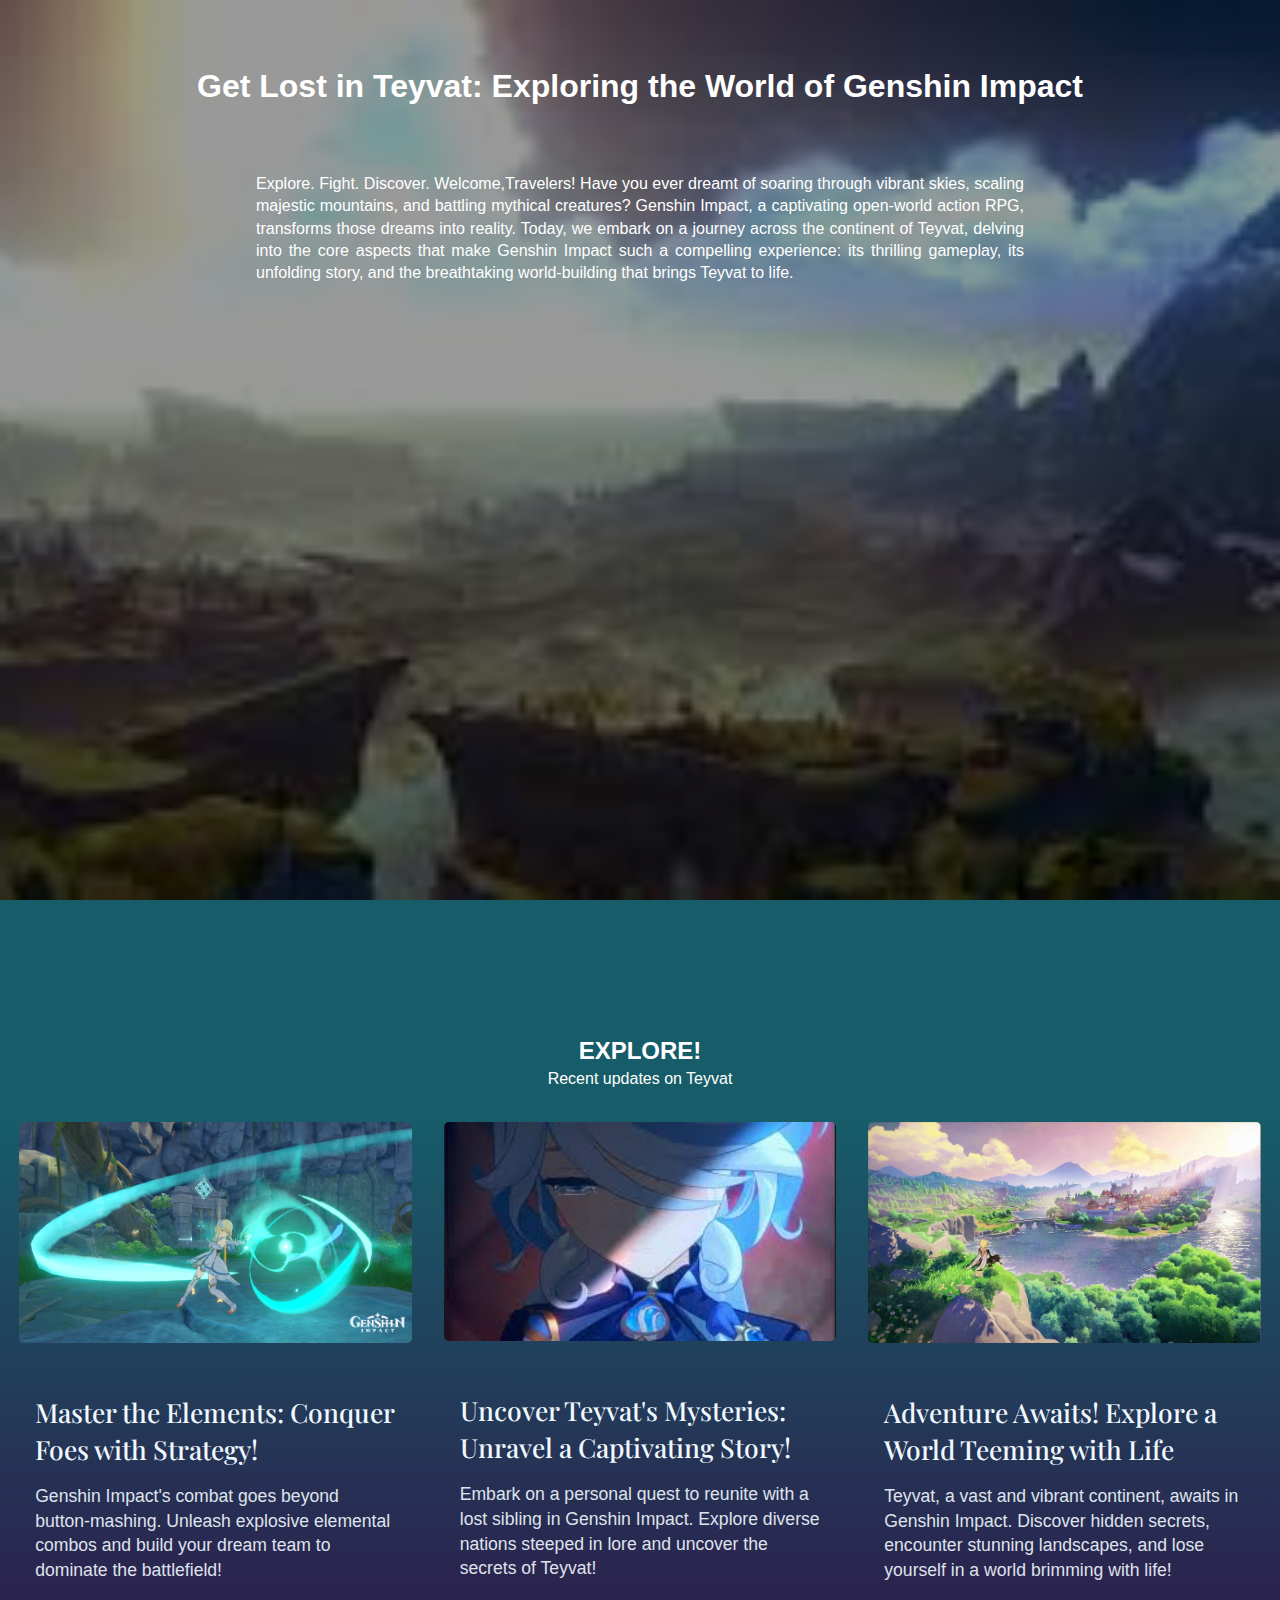
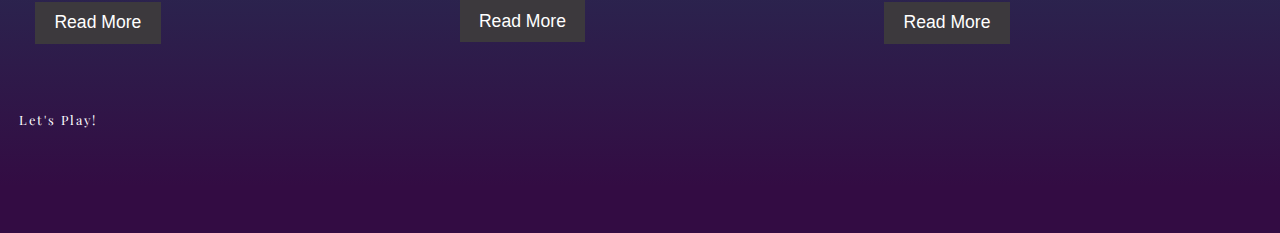
<file: blog.html>
<!DOCTYPE html>
<html>
  <head>
    <meta charset="utf-8">
    <meta http-equiv="X-UA-Compatible" content="IE=edge">
    <title>Genshin Impact</title>
    <meta name="viewport" content="width=device-width, initial-scale=1">
    
    <link rel="stylesheet" href="https://cdnjs.cloudflare.com/ajax/libs/font-awesome/5.15.1/css/all.min.css" integrity="sha512-+4zCK9k+qNFUR5X+cKL9EIR+ZOhtIloNl9GIKS57V1MyNsYpYcUrUeQc9vNfzsWfV28IaLL3i96P9sdNyeRssA==" crossorigin="anonymous" />
    <link rel="stylesheet" href="blog.css">
  </head>
  <body>

    
    <header>
     <h1 class="title">Get Lost in Teyvat: Exploring the World of Genshin Impact</h1>
     <p class="words"> Explore. Fight. Discover.
Welcome,Travelers! Have you ever dreamt of soaring through vibrant skies, scaling majestic mountains, and battling mythical creatures? Genshin Impact, a captivating open-world action RPG, transforms those dreams into reality. Today, we embark on a journey across the continent of Teyvat, delving into the core aspects that make Genshin Impact such a compelling experience: its thrilling gameplay, its unfolding story, and the breathtaking world-building that brings Teyvat to life.</p>
    </header>
    
    <section class = "blog" id = "blog">
      <div class = "container">
        <div class = "title">
          <h2>EXPLORE!</h2>
          <p>Recent updates on Teyvat</p>
        </div>
        <div class = "blog-content">
         
          <div class = "blog-item">
            <div class = "blog-img">
              <img src = "IMG/elementanemo.png" alt = "">
            </div>
            <div class = "blog-text">
              <h2> Master the Elements: Conquer Foes with Strategy!</h2>
              <p>Genshin Impact's combat goes beyond button-mashing. Unleash explosive elemental combos and build your dream team to dominate the battlefield! </p>
              <a target="_blank" href ="blogPage.html#Genshin_elements">Read More</a>
            </div>
          </div>
          
          <div class = "blog-item">
            <div class = "blog-img">
              <img src = "IMG/furinababy.jpg" alt = "">
            </div>
            <div class = "blog-text">
              <h2>Uncover Teyvat's Mysteries: Unravel a Captivating Story!</h2>
              <p>Embark on a personal quest to reunite with a lost sibling in Genshin Impact. Explore diverse nations steeped in lore and uncover the secrets of Teyvat!</p>
              <a  target="_blank" href ="blogPage.html#Genshin_story">Read More</a>
            </div>
          </div>
          
          <div class = "blog-item">
            <div class = "blog-img">
              <img src = "IMG/genshinmap.jpg" alt = "">
            </div>
            <div class = "blog-text">

              <h2>Adventure Awaits! Explore a World Teeming with Life</h2>
              <p>Teyvat, a vast and vibrant continent, awaits in Genshin Impact. Discover hidden secrets, encounter stunning landscapes, and lose yourself in a world brimming with life!</p>
              <a target="_blank" href = "blogPage.html#Genshin_world">Read More</a>
            </div>
          </div>
          
          
   
    <footer>
      <p class="feets">Let's Play!</p>
    </footer>
    
    
    
  </body>
</html>
</file>
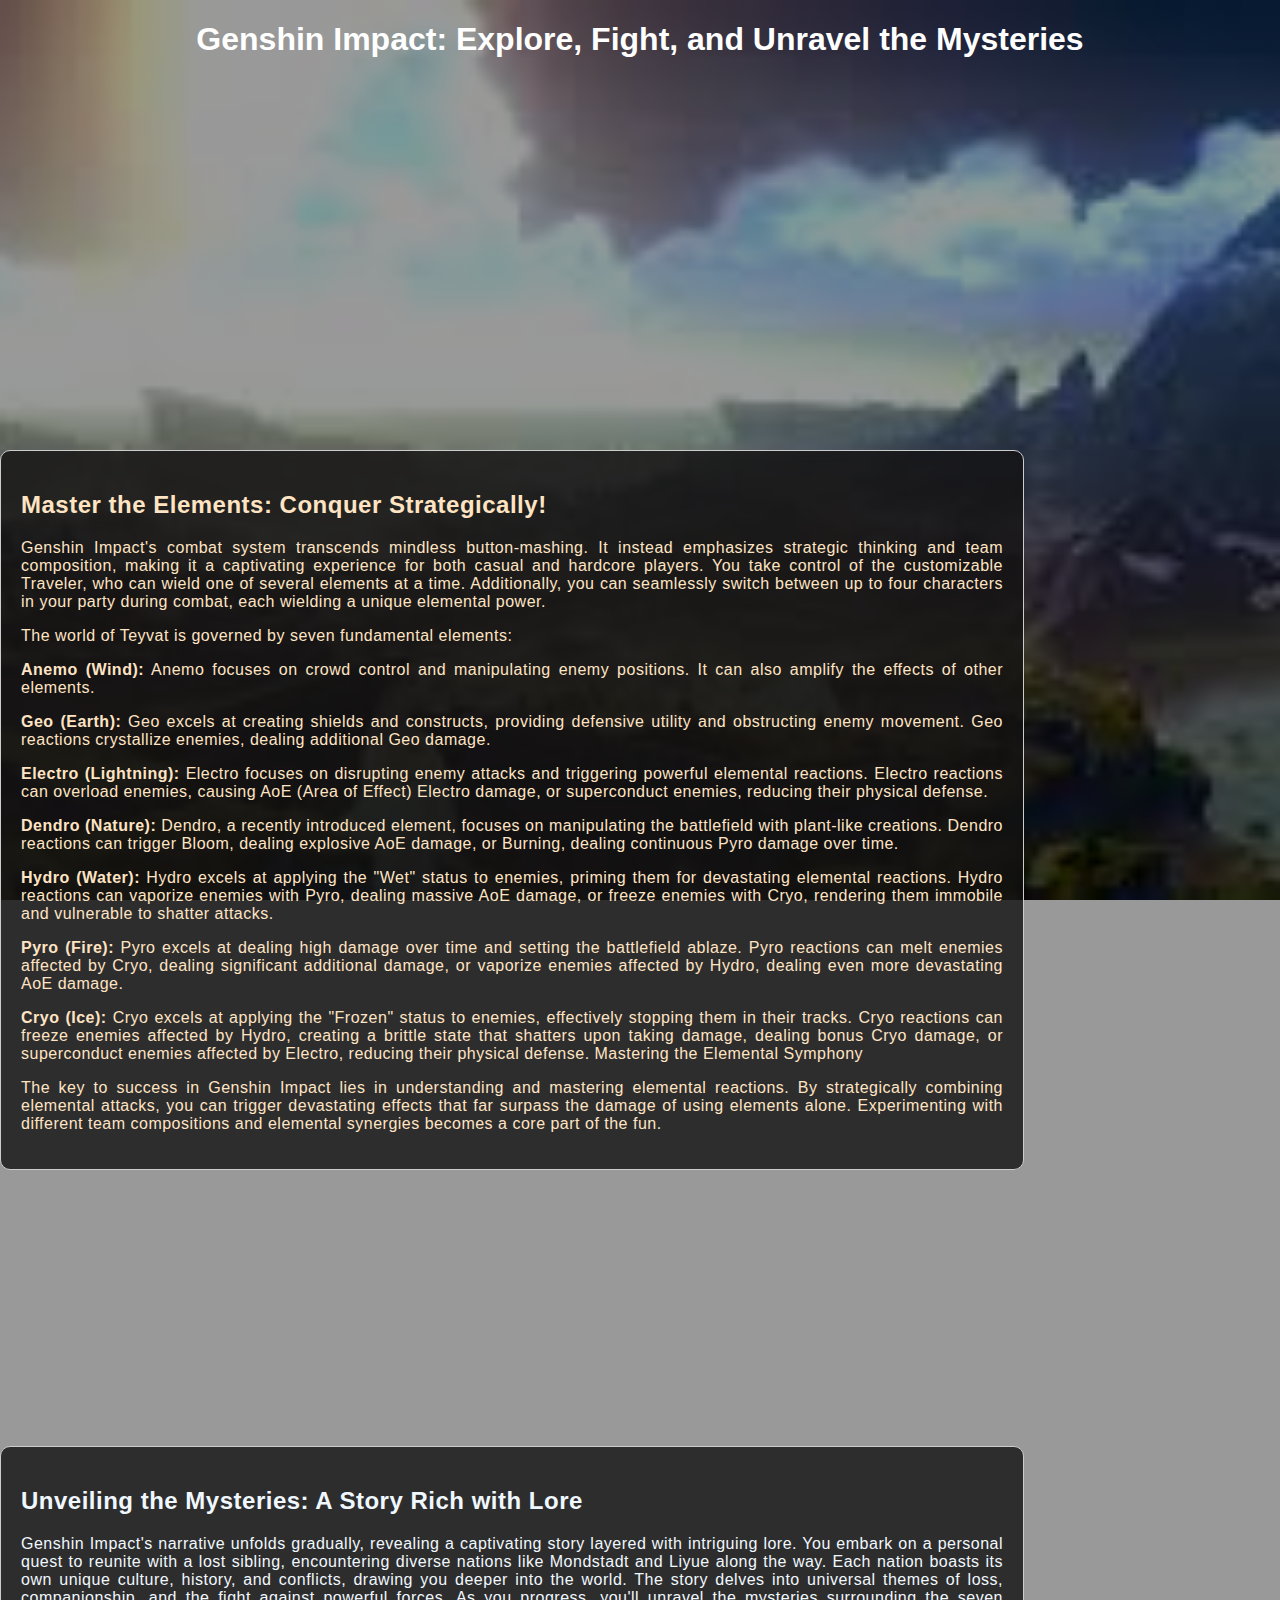
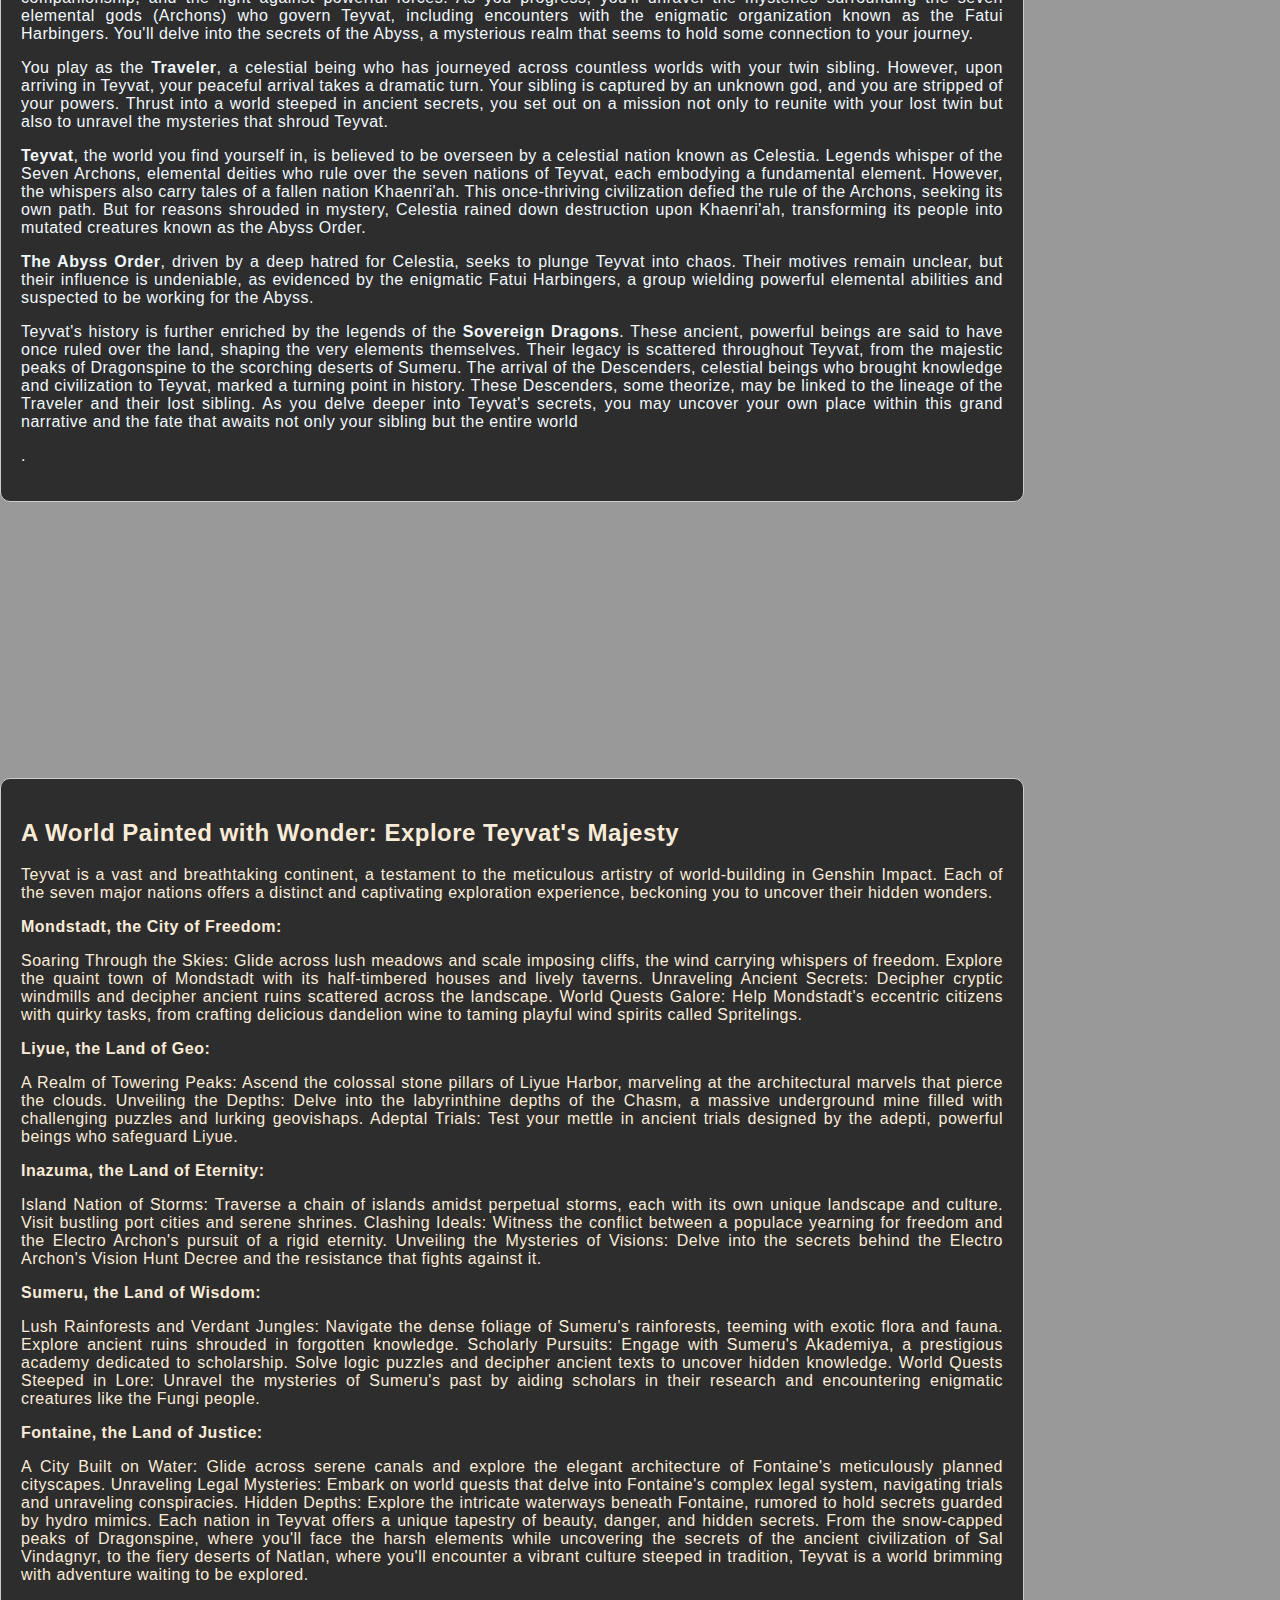
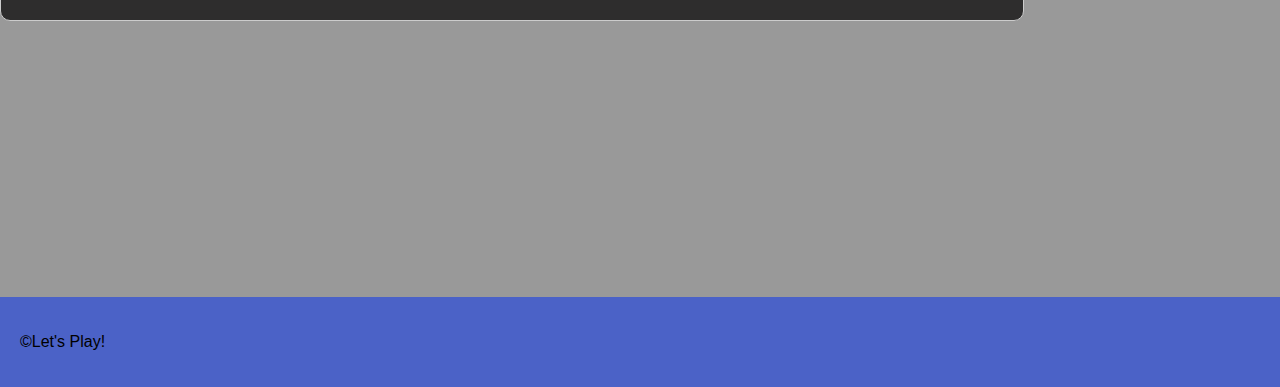
<file: blogPage.html>
<!DOCTYPE html>
<html lang="en">
<head>
    <meta charset="UTF-8">
    <meta name="viewport" content="width=device-width, initial-scale=1.0">
    <title>Genshin Impact - A World of Adventure</title>
    <link rel="stylesheet" href="blogPage.css">
</head>
<body>
    <header>
        <h1>Genshin Impact: Explore, Fight, and Unravel the Mysteries</h1>
    </header>

    <main>
        <section class="aspect1">
            <div id="Genshin_elements"  class="box1" ><h2 >Master the Elements: Conquer Strategically!</h2>
                <p>
                    <p>Genshin Impact's combat system transcends mindless button-mashing. It instead emphasizes strategic thinking and team composition, making it a captivating experience for both casual and hardcore players. You take control of the customizable Traveler, who can wield one of several elements at a time. Additionally, you can seamlessly switch between up to four characters in your party during combat, each wielding a unique elemental power.
                    </p>
                    <p>The world of Teyvat is governed by seven fundamental elements:</p>
                    
                    <b>Anemo (Wind):</b> Anemo focuses on crowd control and manipulating enemy positions. It can also amplify the effects of other elements.
                    <p><b>Geo (Earth):</b> Geo excels at creating shields and constructs, providing defensive utility and obstructing enemy movement. Geo reactions crystallize enemies, dealing additional Geo damage.</p>
                    <p><b>Electro (Lightning):</b> Electro focuses on disrupting enemy attacks and triggering powerful elemental reactions. Electro reactions can overload enemies, causing AoE (Area of Effect) Electro damage, or superconduct enemies, reducing their physical defense.</p>
                    <p><b>Dendro (Nature):</b> Dendro, a recently introduced element, focuses on manipulating the battlefield with plant-like creations. Dendro reactions can trigger Bloom, dealing explosive AoE damage, or Burning, dealing continuous Pyro damage over time.</p>
                    <p><b>Hydro (Water):</b> Hydro excels at applying the "Wet" status to enemies, priming them for devastating elemental reactions. Hydro reactions can vaporize enemies with Pyro, dealing massive AoE damage, or freeze enemies with Cryo, rendering them immobile and vulnerable to shatter attacks.</p>
                    <p><b>Pyro (Fire):</b> Pyro excels at dealing high damage over time and setting the battlefield ablaze. Pyro reactions can melt enemies affected by Cryo, dealing significant additional damage, or vaporize enemies affected by Hydro, dealing even more devastating AoE damage.</p>
                    <p><b>Cryo (Ice):</b> Cryo excels at applying the "Frozen" status to enemies, effectively stopping them in their tracks. Cryo reactions can freeze enemies affected by Hydro, creating a brittle state that shatters upon taking damage, dealing bonus Cryo damage, or superconduct enemies affected by Electro, reducing their physical defense.
                        Mastering the Elemental Symphony</p>
                    
                    <p>The key to success in Genshin Impact lies in understanding and mastering elemental reactions. By strategically combining elemental attacks, you can trigger devastating effects that far surpass the damage of using elements alone. Experimenting with different team compositions and elemental synergies becomes a core part of the fun.</p></p></div>
        </section>

        <section  class="aspect2">
            <div  id="Genshin_story" class="box2"><h2 >Unveiling the Mysteries: A Story Rich with Lore</h2>
                <p>Genshin Impact's narrative unfolds gradually, revealing a captivating story layered with intriguing lore. You embark on a personal quest to reunite with a lost sibling, encountering diverse nations like Mondstadt and Liyue along the way. Each nation boasts its own unique culture, history, and conflicts, drawing you deeper into the world. The story delves into universal themes of loss, companionship, and the fight against powerful forces. As you progress, you'll unravel the mysteries surrounding the seven elemental gods (Archons) who govern Teyvat, including encounters with the enigmatic organization known as the Fatui Harbingers. You'll delve into the secrets of the Abyss, a mysterious realm that seems to hold some connection to your journey.
 <p>You play as the <b>Traveler</b>, a celestial being who has journeyed across countless worlds with your twin sibling. However, upon arriving in Teyvat, your peaceful arrival takes a dramatic turn. Your sibling is captured by an unknown god, and you are stripped of your powers. Thrust into a world steeped in ancient secrets, you set out on a mission not only to reunite with your lost twin but also to unravel the mysteries that shroud Teyvat.</p>
<p><b>Teyvat</b>, the world you find yourself in, is believed to be overseen by a celestial nation known as Celestia. Legends whisper of the Seven Archons, elemental deities who rule over the seven nations of Teyvat, each embodying a fundamental element. However, the whispers also carry tales of a fallen nation  Khaenri'ah. This once-thriving civilization defied the rule of the Archons, seeking its own path. But for reasons shrouded in mystery, Celestia rained down destruction upon Khaenri'ah, transforming its people into mutated creatures known as the Abyss Order.</p>

<b>The Abyss Order</b>, driven by a deep hatred for Celestia, seeks to plunge Teyvat into chaos. Their motives remain unclear, but their influence is undeniable, as evidenced by the enigmatic Fatui Harbingers, a group wielding powerful elemental abilities and suspected to be working for the Abyss.
<p>Teyvat's history is further enriched by the legends of the <b>Sovereign Dragons</b>. These ancient, powerful beings are said to have once ruled over the land, shaping the very elements themselves. Their legacy is scattered throughout Teyvat, from the majestic peaks of Dragonspine to the scorching deserts of Sumeru.
    The arrival of the Descenders, celestial beings who brought knowledge and civilization to Teyvat, marked a turning point in history. These Descenders, some theorize, may be linked to the lineage of the Traveler and their lost sibling. As you delve deeper into Teyvat's secrets, you may uncover your own place within this grand narrative and the fate that awaits not only your sibling but the entire world</p>.
                </p></div>
        </section>

        <section  class="aspect3">
            <div id="Genshin_world" class="box3"><h2>A World Painted with Wonder: Explore Teyvat's Majesty</h2>
                <p>Teyvat is a vast and breathtaking continent, a testament to the meticulous artistry of world-building in Genshin Impact. Each of the seven major nations offers a distinct and captivating exploration experience, beckoning you to uncover their hidden wonders.</p>

                   <p> <b>Mondstadt, the City of Freedom:</b></p>
                    
                    Soaring Through the Skies: Glide across lush meadows and scale imposing cliffs, the wind carrying whispers of freedom. Explore the quaint town of Mondstadt with its half-timbered houses and lively taverns.
                    Unraveling Ancient Secrets: Decipher cryptic windmills and decipher ancient ruins scattered across the landscape.
                    World Quests Galore: Help Mondstadt's eccentric citizens with quirky tasks, from crafting delicious dandelion wine to taming playful wind spirits called Spritelings.

                    <p><b>Liyue, the Land of Geo:</b></p>
                    
                    A Realm of Towering Peaks: Ascend the colossal stone pillars of Liyue Harbor, marveling at the architectural marvels that pierce the clouds.
                    Unveiling the Depths: Delve into the labyrinthine depths of the Chasm, a massive underground mine filled with challenging puzzles and lurking geovishaps.
                    Adeptal Trials: Test your mettle in ancient trials designed by the adepti, powerful beings who safeguard Liyue.

                    <p><b>Inazuma, the Land of Eternity:</b></p>

                    Island Nation of Storms: Traverse a chain of islands amidst perpetual storms, each with its own unique landscape and culture. Visit bustling port cities and serene shrines.
Clashing Ideals: Witness the conflict between a populace yearning for freedom and the Electro Archon's pursuit of a rigid eternity.
Unveiling the Mysteries of Visions: Delve into the secrets behind the Electro Archon's Vision Hunt Decree and the resistance that fights against it.

                    <p><b>Sumeru, the Land of Wisdom:</b></p>
                    
                    Lush Rainforests and Verdant Jungles: Navigate the dense foliage of Sumeru's rainforests, teeming with exotic flora and fauna. Explore ancient ruins shrouded in forgotten knowledge.
                    Scholarly Pursuits: Engage with Sumeru's Akademiya, a prestigious academy dedicated to scholarship. Solve logic puzzles and decipher ancient texts to uncover hidden knowledge.
                    World Quests Steeped in Lore: Unravel the mysteries of Sumeru's past by aiding scholars in their research and encountering enigmatic creatures like the Fungi people.

                    <p><b>Fontaine, the Land of Justice:</b></p>
                    
                    A City Built on Water: Glide across serene canals and explore the elegant architecture of Fontaine's meticulously planned cityscapes.
                    Unraveling Legal Mysteries: Embark on world quests that delve into Fontaine's complex legal system, navigating trials and unraveling conspiracies.
                    Hidden Depths: Explore the intricate waterways beneath Fontaine, rumored to hold secrets guarded by hydro mimics.
                    Each nation in Teyvat offers a unique tapestry of beauty, danger, and hidden secrets. From the snow-capped peaks of Dragonspine, where you'll face the harsh elements while uncovering the secrets of the ancient civilization of Sal Vindagnyr, to the fiery deserts of Natlan, where you'll encounter a vibrant culture steeped in tradition, Teyvat is a world brimming with adventure waiting to be explored.</p></div>
        </section>
    </main>

    <footer>
        <p class="feet">&copy;Let's Play!</p>
    </footer>
</body>
</html>
</file>
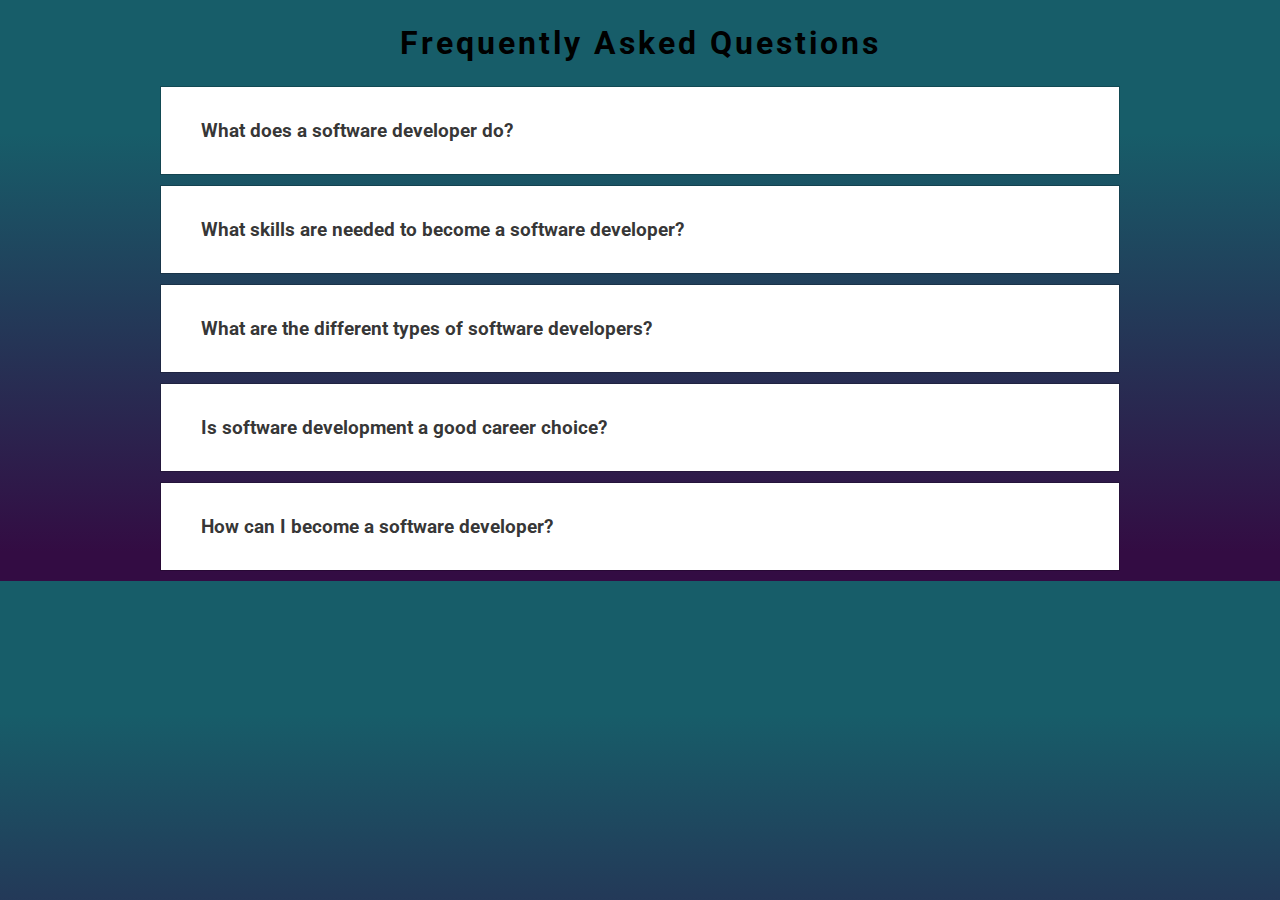
<file: faq.html>
<!DOCTYPE html>
<html lang="en">
  <head>
    <meta charset="UTF-8" />
    <meta http-equiv="X-UA-Compatible" content="IE=edge" />
    <meta name="viewport" content="width=device-width, initial-scale=1.0" />
    <title>Frequently Asked Questions</title>
    <link rel="stylesheet" href="faq.css" />
    <link
      rel="stylesheet"
      href="https://cdnjs.cloudflare.com/ajax/libs/font-awesome/6.2.1/css/all.min.css"
      integrity="sha512-MV7K8+y+gLIBoVD59lQIYicR65iaqukzvf/nwasF0nqhPay5w/9lJmVM2hMDcnK1OnMGCdVK+iQrJ7lzPJQd1w=="
      crossorigin="anonymous"
      referrerpolicy="no-referrer"
    />
  </head>
  <body>
    <div class="wrapper">
      
      <h1>Frequently Asked Questions</h1>

      <div class="faq">
        <button class="accordion">
          What does a software developer do?
          <i class="fa-solid fa-chevron-down"></i>
        </button>
        <div class="pannel">
          <p>
            Software developers are the creative minds behind the applications, websites, and software systems we use every day. They translate ideas and user needs into functional code, ensuring the software runs smoothly and efficiently. <br>Their tasks can involve:
            <ul ><li>Designing, developing, and testing software</li> applications
              <li>Writing, debugging, and maintaining code</li>
              <li>Collaborating with designers, product managers, and other developers</li>
              <li>Staying up-to-date with the latest programming languages and technologies</li></ul>
          </p>
        </div>
      </div>

      <div class="faq">
        <button class="accordion">
          What skills are needed to become a software developer?
          <i class="fa-solid fa-chevron-down"></i>
        </button>
        <div class="pannel">
          <p>
            Software developers need a strong foundation in computer science principles and programming languages. <br>Here are some key skills:
            <br>
            <strong>Technical Skills:</strong> Programming languages (e.g., Python, Java, JavaScript), software development methodologies (e.g., Agile), problem-solving skills, analytical thinking
            <br>
            <strong>Soft Skills:</strong> Communication, teamwork, time management, ability to learn new technologies quickly
          </p>
        </div>
      </div>

      <div class="faq">
        <button class="accordion">
          What are the different types of software developers?
          <i class="fa-solid fa-chevron-down"></i>
        </button>
        <div class="pannel">
          <p>
            There are many specializations within software development, each focusing on a specific area. <br>Some common types include:
<ul>
  <li><b>Front-End Developers:</b> Build the user interface (UI) and user experience (UX) of web applications.</li>
  <li><b>Back-End Developers:</b> Develop the server-side logic and data management of applications.</li>
  <li><b>Mobile Developers:</b> Create applications for smartphones and tablets.</li>
  <li><b>Full-Stack Developers:</b> Possess skills in both front-end and back-end development.</li></ul>
          </p>
        </div>
      </div>

      <div class="faq">
        <button class="accordion">
          Is software development a good career choice?
          <i class="fa-solid fa-chevron-down"></i>
        </button>
        <div class="pannel">
          <p>
            Software development is a rapidly growing field with high demand for skilled professionals. It offers competitive salaries, excellent job opportunities, and the potential to work on innovative projects that impact millions of users.
          </p>
        </div>
      </div>

      <div class="faq">
        <button class="accordion">
          How can I become a software developer?
          <i class="fa-solid fa-chevron-down"></i>
        </button>
        <div class="pannel">
          <p>
            There are several paths to becoming a software developer. <br>Some options include:

            <ul><li>Earning a computer science degree (Bachelor's or Master's)</li>
            <li>Completing a coding bootcamp or online courses</li>
          <li>Self-learning through tutorials and personal projects</li></ul> 
              </p>
        </div>
      </div>
    </div>

    <script>
      var acc = document.getElementsByClassName("accordion");
      var i;

      for (i = 0; i < acc.length; i++) {
        acc[i].addEventListener("click", function () {
          this.classList.toggle("active");
          this.parentElement.classList.toggle("active");

          var pannel = this.nextElementSibling;

          if (pannel.style.display === "block") {
            pannel.style.display = "none";
          } else {
            pannel.style.display = "block";
          }
        });
      }
    </script>
  </body>
</html>
</file>
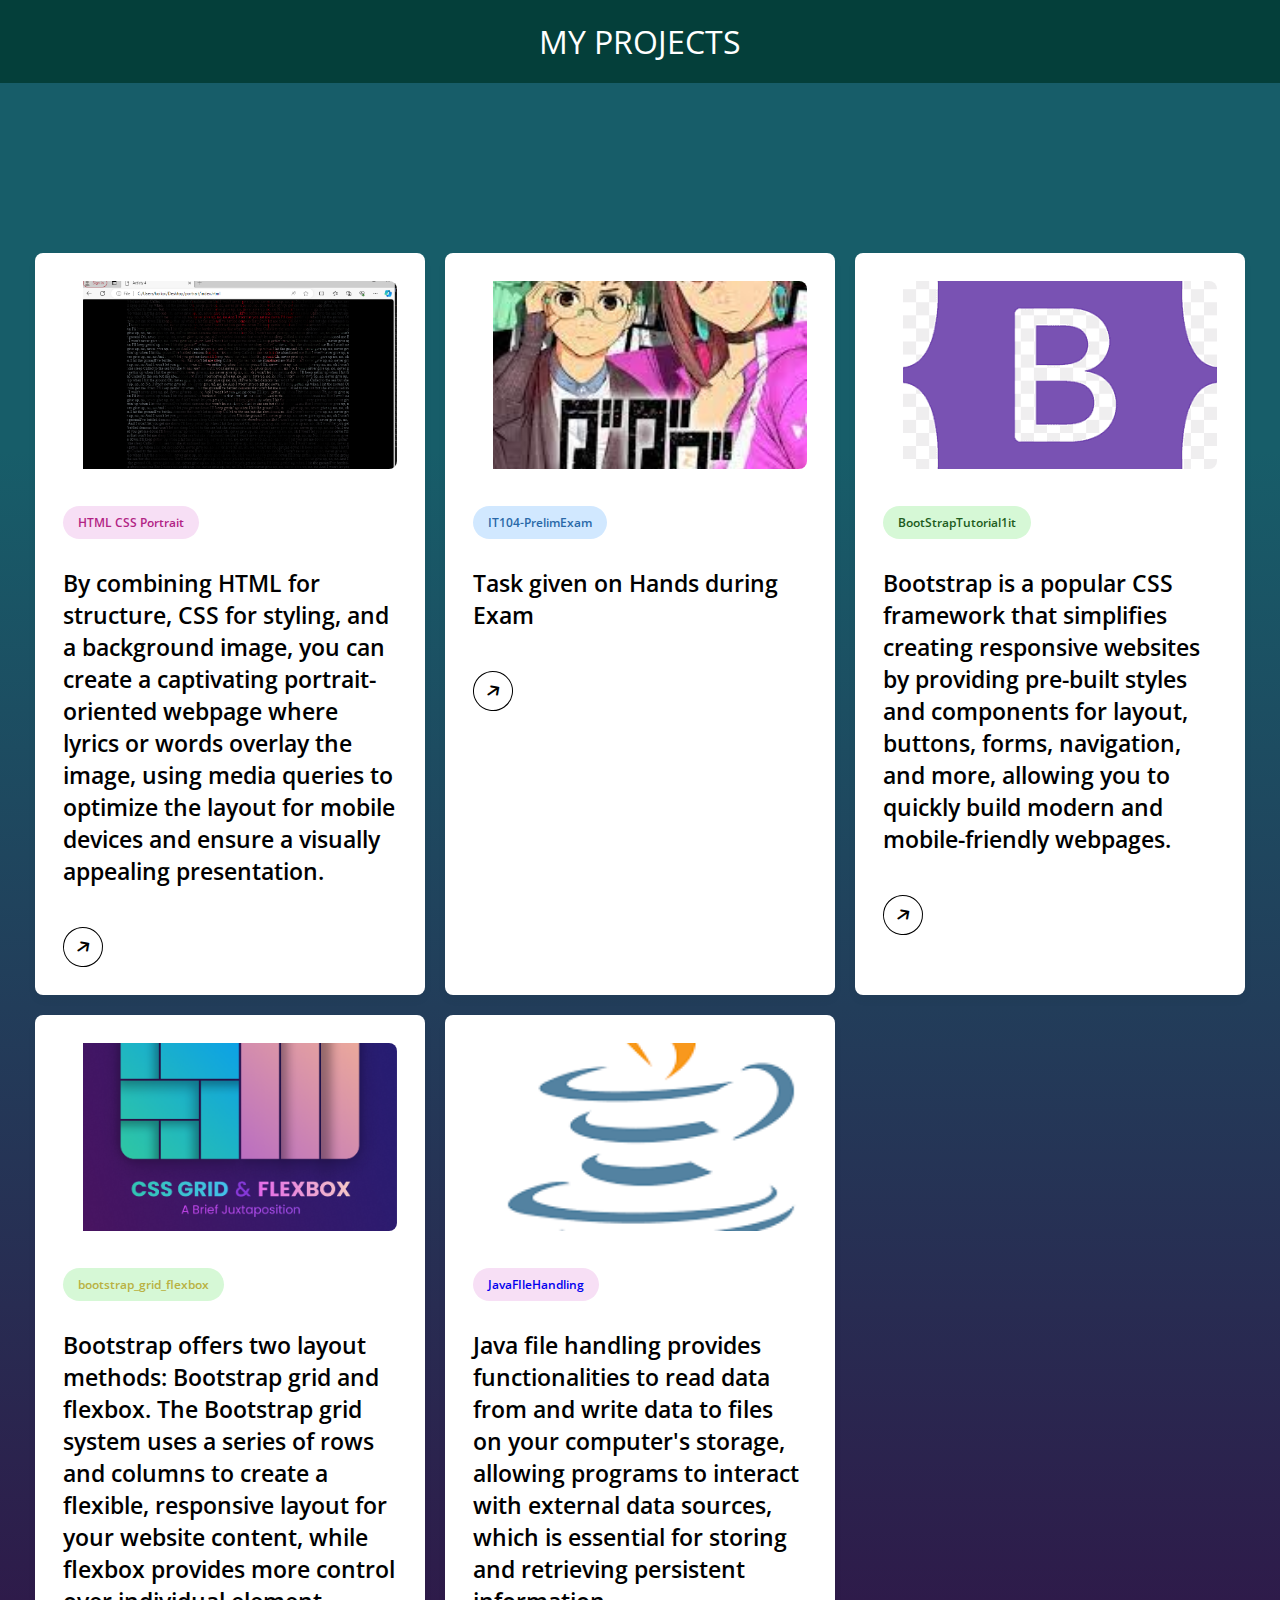
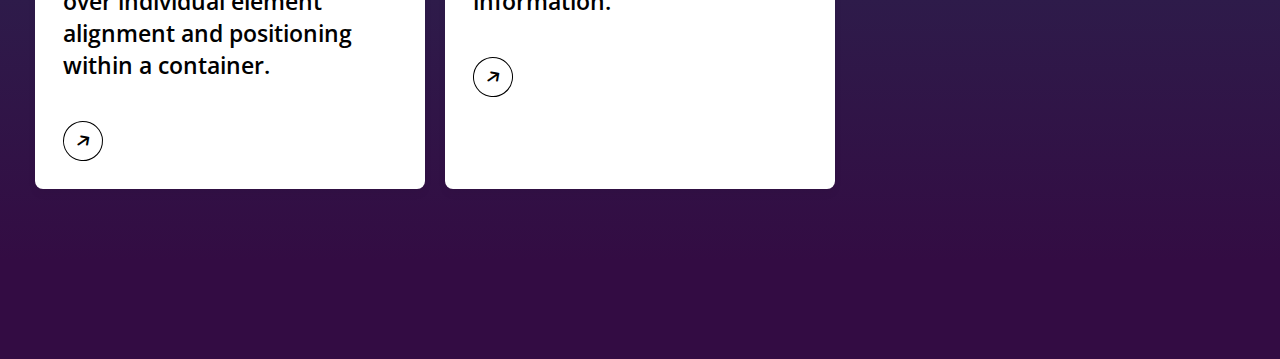
<file: portfolio.html>
<!DOCTYPE html>
<html lang="en">
<head>
    <meta charset="UTF-8">
    <meta name="viewport" content="width=device-width, initial-scale=1.0">
    <title>My Project</title>
    <link rel="stylesheet" href="https://cdnjs.cloudflare.com/ajax/libs/font-awesome/6.4.2/css/all.min.css">
    <link rel="stylesheet" href="index.css">
</head>
<header class="projects">MY PROJECTS</header>
<body>
    <div class="card-list">
        <a href="https://github.com/Jayquio/css" target="_blank" class="card-item">
            <img src="IMG/madada.png" alt="Image">
            <span class="project1">HTML CSS Portrait</span>
            <h3>By combining HTML for structure, CSS for styling, and a background image, you can create a captivating portrait-oriented webpage where lyrics or words overlay the image, using media queries to optimize the layout for mobile devices and ensure a visually appealing presentation.</h3>
            <div class="arrow">
                <i class="fas fa-arrow-right card-icon"></i>
            </div>
        </a>
        <a href="https://github.com/Jayquio/IT104-PrelimExam" target="_blank" class="card-item">
            <img src="IMG/dan.jpg" alt=" Image">
            <span class="project2">IT104-PrelimExam</span>
            <h3>Task given on Hands during Exam</h3>
            <div class="arrow">
                <i class="fas fa-arrow-right card-icon"></i>
            </div>
        </a>
        <a href="https://github.com/Jayquio/BootStrapTutorial1" target="_blank" class="card-item">
            <img src="IMG/bootstrap.png" alt=" Image">
            <span class="project3">BootStrapTutorial1it</span>
            <h3>Bootstrap is a popular CSS framework that simplifies creating responsive websites by providing pre-built styles and components for layout, buttons, forms, navigation, and more, allowing you to quickly build modern and mobile-friendly webpages.</h3>
            <div class="arrow">
                <i class="fas fa-arrow-right card-icon"></i>
            </div>
        </a>
    <a href="https://github.com/Jayquio/bootstrap_grid_flexbox" target="_blank" class="card-item">
      <img src="IMG/Frame-3736-2.png" alt=" Image">
      <span class="project4">bootstrap_grid_flexbox</span>
      <h3>Bootstrap offers two layout methods: Bootstrap grid and flexbox. The Bootstrap grid system uses a series of rows and columns to create a flexible, responsive layout for your website content, while flexbox provides more control over individual element alignment and positioning within a container.</h3>
      <div class="arrow">
          <i class="fas fa-arrow-right card-icon"></i>
      </div>
  </a>
 <a href="https://github.com/Jayquio/JavaFIleHandling/tree/main/JAVAHANDLING" target="_blank" class="card-item">
            <img src="IMG/java.png" alt=" Image">
            <span class="project5">JavaFIleHandling</span>
            <h3>Java file handling provides functionalities to read data from and write data to files on your computer's storage, allowing programs to interact with external data sources, which is essential for storing and retrieving persistent information.</h3>
            <div class="arrow">
                <i class="fas fa-arrow-right card-icon"></i>
            </div>
        </a>
    </div>
</body>
</html>
</file>
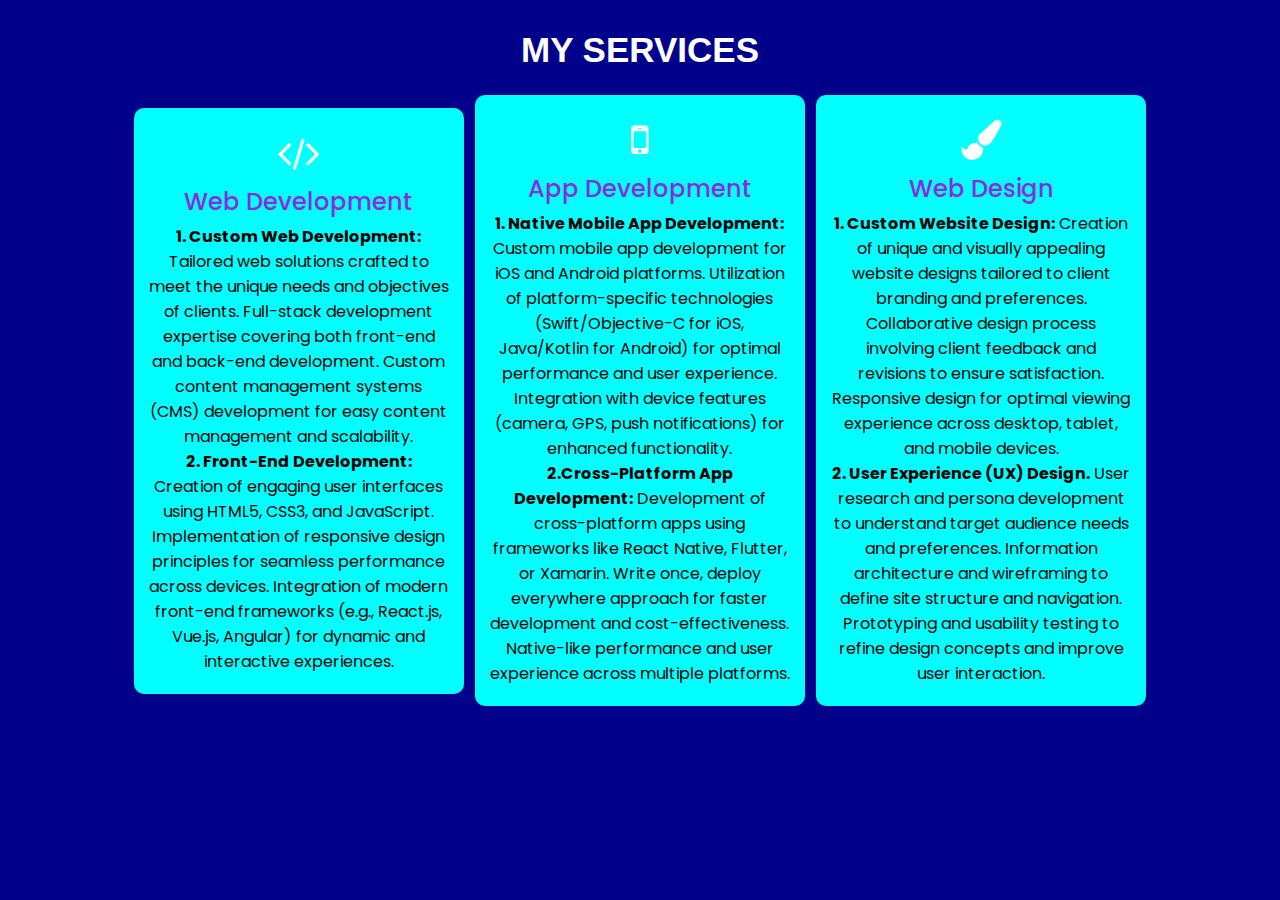
<file: services.html>
<!DOCTYPE html>
<html lang="en">
<head>
    <meta charset="UTF-8">
    <meta http-equiv="X-UA-Compatible" content="IE=edge">
    <meta name="viewport" content="width=device-width, initial-scale=1.0">
    <link rel="stylesheet" href="services.css">
    <link rel="stylesheet" href="https://cdnjs.cloudflare.com/ajax/libs/font-awesome/4.7.0/css/font-awesome.min.css">
    <title>My Services</title>
</head>
<body>

    <div class="container">
        <h2>My Services</h2>
        <section class="services">
            <div class="card">
                <div class="content">
                    <div class="icon"><i class="fa fa-code"></i></div>
                    <div class="title">Web Development</div>
                    <p><b>1. Custom Web Development:</b>

                        Tailored web solutions crafted to meet the unique needs and objectives of clients.
                        Full-stack development expertise covering both front-end and back-end development.
                        Custom content management systems (CMS) development for easy content management and scalability.
                       </p>
                       <p>
                        <b>2. Front-End Development:</b>
                        <br>
                        Creation of engaging user interfaces using HTML5, CSS3, and JavaScript.
                        Implementation of responsive design principles for seamless performance across devices.
                        Integration of modern front-end frameworks (e.g., React.js, Vue.js, Angular) for dynamic and interactive experiences.</p>
                </div>
            </div>
            <div class="card">
                <div class="content">
                    <div class="icon"><i class="fa fa-mobile"></i></div>
                    <div class="title">App Development</div>
                    <p><b>1. Native Mobile App Development:</b>

                        <p>Custom mobile app development for iOS and Android platforms.
                            Utilization of platform-specific technologies (Swift/Objective-C for iOS, Java/Kotlin for Android) for optimal performance and user experience.
                            Integration with device features (camera, GPS, push notifications) for enhanced functionality.</p></p>
                        <p><b>2.Cross-Platform App Development:</b>
                            Development of cross-platform apps using frameworks like React Native, Flutter, or Xamarin.
                            Write once, deploy everywhere approach for faster development and cost-effectiveness.
                            Native-like performance and user experience across multiple platforms.</p>
                </div>
            </div>
            <div class="card">
                <div class="content">
                    <div class="icon"><i class="fa fa-paint-brush"></i></div>
                    <div class="title">Web Design </div>
                    <p> <b>1. Custom Website Design:</b>
                        Creation of unique and visually appealing website designs tailored to client branding and preferences.
                        Collaborative design process involving client feedback and revisions to ensure satisfaction.
                        Responsive design for optimal viewing experience across desktop, tablet, and mobile devices.</p>
                        <p><b>2. User Experience (UX) Design.</b>
                            User research and persona development to understand target audience needs and preferences.
                            Information architecture and wireframing to define site structure and navigation.
                            Prototyping and usability testing to refine design concepts and improve user interaction.</p>
                </div>
            </div>
            
    
</body>
</html>
</file>
<file: blog.css>
@import url('https://fonts.googleapis.com/css2?family=Playfair+Display:wght@500;600;700;800;900&family=Quicksand:wght@300;400;500;600;700&display=swap');

:root{
    --Playfair: 'Playfair Display', serif;
    --Quicksand: 'Quicksand', sans-serif;
    --Roboto: 'Roboto', sans-serif;
    --dark: #3c393d;
    --exDark: #2b2b2b;
}
*{  
    margin: 0;
    padding: 0;
    box-sizing: border-box;
    font-family: "Open Sans", sans-serif;
      
}
body{
    line-height: 1.4;
    background: linear-gradient(to bottom, #175d69 23%, #330c43 95%);
}
img{
    width: 100%;
    display: block;
}
.container{
    max-width: 1320px;
    margin: 0 auto;
    padding: 0 1.2rem;
}


header{
    min-height: 100vh;
    background: linear-gradient(rgba(0, 0, 0, 0.4), rgba(0, 0, 0, 0.4)), url(IMG/teyvatlandscape.jpg) center/cover no-repeat fixed;
    display: flex;
    flex-direction: column;
    justify-content: stretch;

}
.title {
    text-align: center;
    text-size-adjust: xx-large;
    padding-top: 5%;
    color: white;
   
}
.words{
    text-align: justify;
    text-size-adjust: small;
    padding-top: 5%;
    color: white;
    display: flex;
    margin-left: 20%;
    margin-right: 20%;
}
.navbar{
    background: rgba(0, 0, 0, 0.6);
    padding: 1.2rem;
}
.navbar-brand{
    color: #fff;
    font-size: 2rem;
    display: block;
    text-align: center;
    text-decoration: none;
    font-family: var(--Playfair);
    letter-spacing: 1px;
}
.navbar-nav{
    padding: 0.8rem 0 0.2rem 0;
    text-align: center;
}
.navbar-nav a{
    text-transform: uppercase;
    font-family: var(--Roboto);
    letter-spacing: 1px;
    font-weight: 500;
    color: #fff;
    text-decoration: none;
    display: inline-block;
    padding: 0.4rem 0.1rem;
    letter-spacing: 3px;
    transition: opacity 0.5s ease;
}
.navbar-nav a:hover{
    opacity: 0.7;
}
.banner{
    flex: 1;
    display: flex;
    align-items: center;
    justify-content: center;
    text-align: center;
    color: #fff;
}
.banner-title{
    font-size: 3rem;
    font-family: var(--Playfair);
    line-height: 1.2;
}
.banner-title span{
    font-family: var(--Playfair);
    color: var(--exDark);
}
.banner p{
    padding: 1rem 0 2rem 0;
    font-size: 1.2rem;
    text-transform: capitalize;
    font-family: var(--Roboto);
    font-weight: 300;
    word-spacing: 2px;
}
.banner form{
    background: #fff;
    border-radius: 2rem;
    padding: 0.6rem 1rem;
    display: flex;
    justify-content: space-between;
}
.search-input{
    font-family: var(--Roboto);
    font-size: 1.1rem;
    width: 100%;
    outline: 0;
    padding: 0.6rem 0;
    border: none;
}
.search-input::placeholder{
    text-transform: capitalize;
}
.search-btn{
    width: 40px;
    font-size: 1.1rem;
    color: var(--dark);
    border: none;
    background: transparent;
    outline: 0;
    cursor: pointer;
}

.blog{
    background: linear-gradient(to bottom, #175d69 23%, #330c43 95%);
    padding: 4.5rem 0;
}
.blog-content{
    margin: 2rem 0;
}
.blog-img{
    position: relative;
    border-radius: 10px;
}
.blog-img span{
    position: absolute;
    bottom: 10px;
    right: 10px;
    background: var(--exDark);
    color: #fff;
    font-size: 1.4rem;
    padding: 0.3rem 0.6rem;
    border-radius: 10px;
    
}
.blog-text{
    margin: 2.2rem 0;
    padding: 0 1rem;
    color: aliceblue;
    border-radius: 10px;
}
.blog-text span{
    font-weight: 300;
    display: block;
    padding-bottom: 0.5rem;
}
.blog-text h2{
    font-family: var(--Playfair);
    padding: 1rem 0;
    font-size: 1.65rem;
    font-weight: 500;
    color: aliceblue;
    
}
.blog-text p{
    font-weight: 300;
    font-size: 1.1rem;
    opacity: 0.9;
    padding-bottom: 1.2rem;
    color: aliceblue;
    border-radius: 10px;
}
.blog-text a{
    font-family: var(--Roboto);
    font-size: 1.1rem;
    text-decoration: none;
    color: var(--dark);
    display: inline-block;
    background: var(--dark);
    color: #fff;
    padding: 0.55rem 1.2rem;
    transition: all 0.5s ease;
}
.blog-text a:hover{
    background: var(--exDark);
}


footer {
   
    color: white;
    padding: auto;
  }
  
  .feets {
    margin-top: auto;
    display: block;
    font-family: var(--Playfair);
    letter-spacing: 2px;
    font-size: 0.8rem; 
    text-align: left; 
    text-size-adjust: xx-small;
  }
  img {
    border-radius: 5px;
  }


@media screen and (min-width: 540px){
    .navbar-nav a{
        padding-right: 1.2rem;
        padding-left: 1.2rem;
    }
    .banner-title{
        font-size: 5rem;
    }
    .banner form{
        margin-top: 1.4rem;
        width: 80%;
        margin-left: auto;
        margin-right: auto;
    }
}

@media screen and (min-width: 768px){
    .navbar .container{
        display: flex;
        align-items: center;
        justify-content: space-between;
    }
    .search-input{
        padding: 0.8rem 0;
    }
    .blog-content{
        display: grid;
        grid-template-columns: repeat(2, 1fr);
        gap: 2rem;
    }
}

@media screen and (min-width: 500px){
    .blog-content{
        grid-template-columns: repeat(3, 1fr);
    }
}
</file>
<file: blogPage.css>
body {
    margin: 0;
    padding: 0;
    box-sizing: border-box;
    font-family: "Open Sans", sans-serif;
}

header {
    min-height: 50vh;
    background: linear-gradient(rgba(0, 0, 0, 0.4), rgba(0, 0, 0, 0.4)), url(IMG/teyvatlandscape.jpg) center/cover no-repeat fixed;
    display: flex;
    flex-direction: column;
    justify-content: stretch;
}

h1 {
    font-size: 2em;
    margin-bottom: 10%;
    text-align: center;
    color: white;
}

main {
    min-height: 100vh;
    background: linear-gradient(rgba(0, 0, 0, 0.4), rgba(0, 0, 0, 0.4)), url(IMG/teyvatlandscape.jpg) center/cover no-repeat fixed;
    display: flex;
    flex-direction: column;
    justify-content: stretch;
}

section.aspect1 {
    width: 80%;
    margin-bottom: 20%;
    background-color: linear-gradient(to bottom, #4b62c7 23%, #330c43 95%);
    color: bisque;
    letter-spacing: 0.5px;
    text-align: justify
    
}
section.aspect2 {
    width: 80%;
    margin-bottom: 20%;
    background-color: linear-gradient(to bottom, #4b62c7 23%, #330c43 95%);
    color: aliceblue;
    letter-spacing: 0.5px;
    text-align: justify
}

section.aspect3 {
    width: 80%;
    margin-bottom: 20%;
    background-color: linear-gradient(to bottom, #4b62c7 23%, #330c43 95%);
    color: antiquewhite;
    letter-spacing: 0.5px;
    text-align: justify
}
.box1{ 
    display: inline-block; 
    padding: 20px;
    border: 1px solid #ccc; 
    margin-bottom: 20px;
    border-radius: 10px; 
    background-color: rgba(19, 18, 18, 0.8);
}
.box2{ 
    display: inline-block; 
    padding: 20px;
    border: 1px solid #ccc; 
    margin-bottom: 20px;
    border-radius: 10px; 
    background-color: rgba(19, 18, 18, 0.8);
}
.box3{ 
    display: inline-block; 
    padding: 20px;
    border: 1px solid #ccc; 
    margin-bottom: 20px;
    border-radius: 10px; 
    background-color: rgba(19, 18, 18, 0.8);
}


footer{
 background-color: #4b62c7;
 padding: 20px;
}
.aspect1, .aspect2 , .aspect3{
    border-radius: 5px;
}
@media screen and (max-width:600px) {
    .container{
      display: flex;
      flex-direction: column-reverse;
    }
    .text,.image{
      width: 100%;
    } 
    .container{
      min-width: 200px;
      padding: 40px 0px;
    }
    .text{
      display: block;
      width: 100%;
      padding: 20px 40px;
    }
    .image{
      display: flex;
      width: 200px;
      align-self: center;
      justify-content: center;
      margin: auto;
    }
   }
</file>
<file: faq.css>
@import url("https://fonts.googleapis.com/css2?family=Roboto&display=swap");
* {
  padding: 0;
  margin: 0;
  box-sizing: border-box;
  font-family: "Roboto", sans-serif;
}

.wrapper {
  max-width: 75%;
  margin: auto;
}

.wrapper > p,
.wrapper > h1 {
  margin: 1.5rem 0;
  text-align: center;
}

.wrapper > h1 {
  letter-spacing: 3px;
}

.accordion {
  background-color: white;
  color: rgba(0, 0, 0, 0.8);
  cursor: pointer;
  font-size: 1.2rem;
  width: 100%;
  padding: 2rem 2.5rem;
  border: none;
  outline: none;
  transition: 0.4s;
  display: flex;
  justify-content: space-between;
  align-items: center;
  font-weight: bold;
}

.accordion i {
  font-size: 1.6rem;
}

.active,
.accordion:hover {
  background-color: #f1f7f5;
}
.pannel {
  padding: 0 2rem 2.5rem 2rem;
  background-color: white;
  overflow: hidden;
  background-color: #f1f7f5;
  display: none;
}
.pannel p {
  color: rgb(31, 29, 29);
  font-size: 1.2rem;
  line-height: 1.4;
}

.faq {
  border: 1px solid rgba(0, 0, 0, 0.2);
  margin: 10px 0;
}
.faq.active {
  border: none;
}
body{
  background: linear-gradient(to bottom, #175d69 23%, #330c43 95%);
}
@media screen and (max-width:600px) {
  .container{
    display: flex;
    flex-direction: column-reverse;
  }
  .text,.image{
    width: 100%;
  } 
  .container{
    min-width: 200px;
    padding: 40px 0px;
  }
  .text{
    display: block;
    width: 100%;
    padding: 20px 40px;
  }
  .image{
    display: flex;
    width: 200px;
    align-self: center;
    justify-content: center;
    margin: auto;
  }
 }
</file>
<file: index.css>
@import url("https://fonts.googleapis.com/css2?family=Open+Sans:wght@300;400;500;600;700&display=swap");

* {
  margin: 0;
  padding: 0;
  box-sizing: border-box;
  font-family: "Open Sans", sans-serif;
}

body {
  margin: 0;
  padding: 0;
  height: 100%;
  width: 100%;
  background: linear-gradient(to bottom, #175d69 23%, #330c43 95%);
}

.header {
  position: fixed;
  top: 0;
  left: 0;
  width: 100%;
}

img {
  border-radius: 20px;
  padding-left: 20px;
}

.navbar {
  display: flex;
  align-items: center;
  justify-content: space-between;
  max-width: 1200px;
  margin: 0 auto;
  padding: 20px 15px;
}

.navbar .logo a {
  font-size: 1.8rem;
  text-decoration: none;
  color: #fff;
}

.navbar .links {
  display: flex;
  align-items: center;
  list-style: none;
  gap: 35px;
}

.navbar .links a {
  font-weight: 500;
  text-decoration: none;
  color: #fff;
  padding: 10px 0;
  transition: 0.2s ease;
}

.navbar .links a:hover {
  color: #47b2e4;
}

.navbar .buttons a {
  text-decoration: none;
  color: #fff;
  font-size: 1rem;
  padding: 15px 0;
  transition: 0.2s ease;
}

.navbar .buttons a:not(:last-child) {
  margin-right: 30px;
}

.navbar .buttons .signin:hover {
  color: #47b2e4;
}

.navbar .buttons .signup {
  border: 1px solid #fff;
  padding: 10px 20px;
  border-radius: 0.375rem;
  text-align: center;
  transition: 0.2s ease;
}

.navbar .buttons .signup:hover {
  background-color: #47b2e4;
  color: #fff;
}

.hero-section {
  display: flex;
  justify-content: space-evenly;
  align-items: center;
  height: 95vh;
  padding: 0 15px;
  max-width: 1200px;
  margin: 0 auto;
}

.hero-section .hero {
  max-width: 50%;
  color: #fff;
}

.hero h2 {
  font-size: 2.5rem;
  margin-bottom: 20px;
}

.hero p {
  font-size: 1.2rem;
  margin-bottom: 20px;
  color: #c9c7c7;
}

.hero-section .img img {
  width: 200px;
  height: 200px;
}

.hero-section .img {
  display: flex;
  justify-content: center;
  align-items: center;
}

.hero-section .buttons {
  margin-top: 40px;
}

.hero-section .buttons a {
  text-decoration: none;
  color: #fff;
  padding: 12px 24px;
  border-radius: 0.375rem;
  font-weight: 600;
  transition: 0.2s ease;
  display: inline-block;
}

.hero-section .buttons a:not(:last-child) {
  margin-right: 15px;
}

.buttons .join {
  background-color: #47b2e4;
}

.hero-section .buttons .learn {
  border: 1px solid #fff;
  border-radius: 0.375rem;
}

.hero-section .buttons a:hover {
  background-color: #47b2e4;
}

#menu-toggle {
  display: none;
}

#hamburger-btn {
  font-size: 1.8rem;
  color: #fff;
  cursor: pointer;
  display: none;
  order: 1;
}

@media screen and (max-width: 1023px) {
  .navbar .logo a {
    font-size: 1.5rem;
  }

  .navbar .links {
    position: fixed;
    left: -100%;
    top: 75px;
    width: 100%;
    height: 100vh;
    padding-top: 50px;
    background: #175d69;
    flex-direction: column;
    transition: 0.3s ease;
  }

  .navbar #menu-toggle:checked ~ .links {
    left: 0;
  }

  .navbar #hamburger-btn {
    display: block;
  }

  .navbar .buttons {
    display: none;
  }

  .hero-section {
    flex-direction: column;
    text-align: center;
  }

  .hero-section .hero {
    max-width: 100%;
  }
}

@media screen and (max-width: 600px) {
  .navbar .logo a {
    font-size: 1.2rem;
  }

  .navbar .links {
    top: 60px;
  }

  .hero h2 {
    font-size: 2rem;
  }

  .hero p {
    font-size: 1rem;
  }

  .hero-section .buttons a {
    padding: 10px 20px;
  }

  .hero-section .img img {
    width: 200px; 
    height: 200px; 
  }

  .social-links {
    margin-top: 5%;
    height: 50px;
  }

  .icon1, .icon2 {
    height: 50px;
    margin: 0 10px;
  }
}






@import url('https://fonts.googleapis.com/css2?family=Open+Sans:wght@300;400;500;600;700&display=swap');

* {
    margin: 0;
    padding: 0;
    box-sizing: border-box;
    font-family: 'Open Sans', sans-serif;
}
.projects {
  background-color: #043f3a; 
  color: white; 
  text-align: center; 
  padding: 20px; 
  font-style: bold;
  font-size: xx-large;
}
.card-list {
    display: grid;
    grid-template-columns: repeat(auto-fill, minmax(300px, 1fr));
    max-width: 1250px;
    margin: 150px auto;
    padding: 20px;
    gap: 20px;
}

.card-list .card-item {
    background: #fff;
    padding: 26px;
    border-radius: 8px;
    box-shadow: 0px 5px 10px rgba(0, 0, 0, 0.04);
    list-style: none;
    cursor: pointer;
    text-decoration: none;
    border: 2px solid transparent;
    transition: border 0.5s ease;
}

.card-list .card-item:hover {
    border: 2px solid #000;
}

.card-list .card-item img {
    width: 100%;
    aspect-ratio: 16/9;
    border-radius: 8px;
    object-fit: cover;
}

.card-list span {
    display: inline-block;
    background: #F7DFF5;
    margin-top: 32px;
    padding: 8px 15px;
    font-size: 0.75rem;
    border-radius: 50px;
    font-weight: 600;
}

.card-list .project1 {
    background-color: #F7DFF5; 
    color: #B22485;
}   

.card-list .project2 {
    background-color: #d1e8ff;
    color: #2968a8;
}

.card-list .project3 {
    background-color: #d6f8d6; 
    color: #205c20;
}

.card-list .project4{
  background-color: #d6f8d6; 
  color: #b9b142;
}

.card-list .eproject5 {
  background-color: #d6f8d6; 
  color: #351c2f;
}

.card-item h3 {
    color: #000;
    font-size: 1.438rem;
    margin-top: 28px;
    font-weight: 600;
}

.card-item .arrow {
    display: flex;
    align-items: center;
    justify-content: center;
    transform: rotate(-35deg);
    height: 40px;
    width: 40px;
    color: #000;
    border: 1px solid #000;
    border-radius: 50%;
    margin-top: 40px;
    transition: 0.2s ease;
}

.card-list .card-item:hover .arrow  {
    background: #000;
    color: #fff; 
}

@media (max-width: 1200px) {
    .card-list .card-item {
        padding: 15px;
    }
}

@media screen and (max-width: 980px) {
    .card-list {
        margin: 0 auto;
    }
}
</file>
<file: services.css>
@import url('https://fonts.googleapis.com/css2?family=Poppins:ital,wght@0,400;0,500;1,300&display=swap');

*{
    margin: 0;
    padding: 0;
    box-sizing: border-box;
    font-family: 'Poppins', sans-serif;
}

body{
    height: 100vh;
    position: relative;
    background-color: darkblue;
  
}

.container{
    height: 100%;
    padding-top: 30px;
    width: 80%;
    position: absolute;
    top: 50%;
    left: 50%;
    transform: translate(-50%,-50%);
}

.container h2{
    text-align: center;
    text-transform: uppercase;
    font-size: 35px;
    margin-bottom: 25px;
    font-family: 'Lucida Sans', 'Lucida Sans Regular', 'Lucida Grande', 'Lucida Sans Unicode', Geneva, Verdana, sans-serif;
    color: white;
}

.container .services{
    justify-content: space-around;
    display: flex;
    flex-wrap: wrap;
    align-items: center;
}

.container .services .card{
    width: 330px;
    text-align: center;
    background:cyan;
    padding: 20px 15px;
    margin-bottom: 30px;
    border-radius: 10px;
    cursor: pointer;
    transition: 0.3s;
}

.container .services .card:hover{
    background: blueviolet;
}

.container .services .card .content{
    transition: 0.3s;
}

.container .services .card:hover .content{
    transform: scale(1.07);
}

.container .services .card .content .icon{
    padding: 5px 0;
    color: white;
}

.container .services .card .content .icon i{
    font-size: 40px;
}

.container .services .card:hover .content .title{
    color: white;
}

.container .services .card .content .title{
    padding: 5px 0;
    font-size: 24px;
    font-weight: 500;
    color: blueviolet;
    transition: 0.3s;
}
</file>
